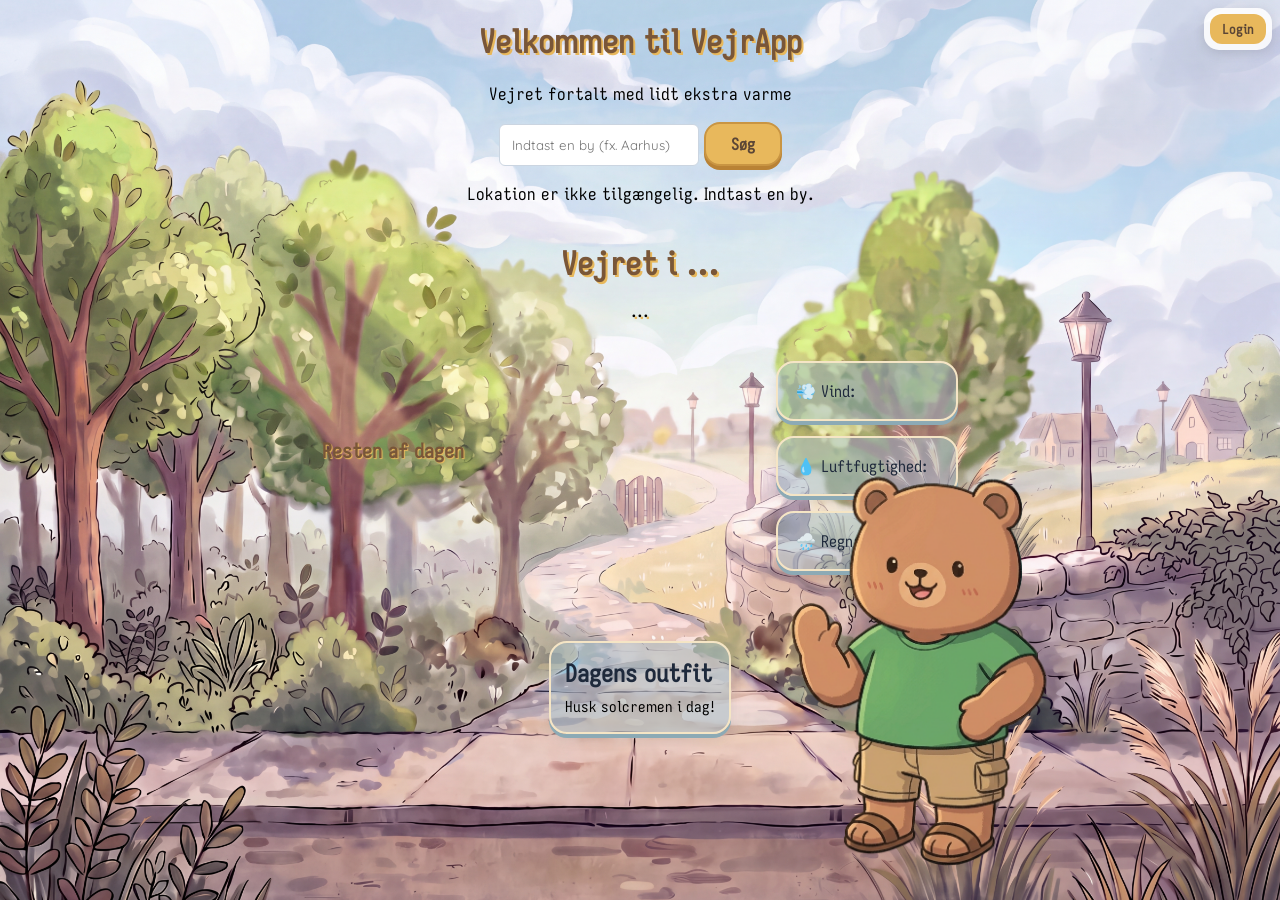
<file: frontend/index.html>
<!DOCTYPE html>
<html lang="da">

<head>
    <meta charset="UTF-8">
    <meta name="viewport" content="width=device-width, initial-scale=1.0">
    <title>VejrApp</title>
    <link rel="stylesheet" href="css/style.css">
    <link href="https://fonts.googleapis.com/css2?family=Quicksand:wght@400;500;600&display=swap" rel="stylesheet">
</head>

<body>

    <!-- Login og brugerinformation -->
    <div class="user-menu">
        <a id="login-link" href="login.html">Login</a>
        <span id="login-status" hidden></span>
        <button id="logout-button" type="button" hidden>Log ud</button>
    </div>

    <!-- Header -->
    <header class="main-header">
        <h1>Velkommen til <span id="welcome-username">VejrApp</span></h1>
        <p>Vejret fortalt med lidt ekstra varme</p>

        <!-- Søgeformular -->
        <form id="search-form">
            <input id="city-input" placeholder="Indtast en by (fx. Aarhus)" />
            <button type="submit">Søg</button>
        </form>

        <p id="status"></p>
    </header>

    <!-- Bynavn -->
    <h1>Vejret i  <span id="city">...</span><br><p><span id="day-range">...</span></p></h1>

    <!-- Vejrdata -->
    <section id="weather" class="weather-card" hidden>

        <div class="weather-icon">
            <p id="temp"></p>
            <p id="icon"></p>
            <p id="description"></p>
        </div>

        <ul class="weather-details">
            <li>💨 Vind: <span id="wind"></span></li>
            <li>💧 Luftfugtighed: <span id="humidity"></span></li>
            <li>🌧️ Regnrisiko: <span id="rain-risk"></span></li>
        </ul>

        <!-- Forecast -->
        <section class="forecast">
            <h2>Resten af dagen</h2>
            <ul id="forecast-list" class="forecast-list"></ul>
        </section>

        <!-- Tøjanbefaling -->
        <section id="clothing-advice" class="clothing-card">
            <h2>Dagens outfit</h2>

            <div class="bear-image">
                <img
                    src="images/bamse_shorts-tshirt.png"
                    alt="Bamse med shorts og t-shirt"
                    id="bear-image">
            </div>

            <div class="advice-text">
                <p id="clothing-text">Husk solcremen i dag!</p>
            </div>
        </section>

    </section>

    <!-- Logout popup -->
    <div id="logout-modal" class="logout-modal" hidden>
        <div class="logout-card">

            <img
                src="images/bamse_regn.png"
                alt="VejrApp bamse"
                class="logout-bear">

            <h2>Vil du logge ud?</h2>

            <p>Er du sikker på, at du vil logge ud af VejrApp?</p>

            <div class="logout-actions">
                <button id="cancel-logout" type="button">Bliv her</button>
                <button id="confirm-logout" type="button">Ja, log ud</button>
            </div>

        </div>
    </div>

    <script type="module" src="js/weather.js"></script>

</body>
</html>
</file>
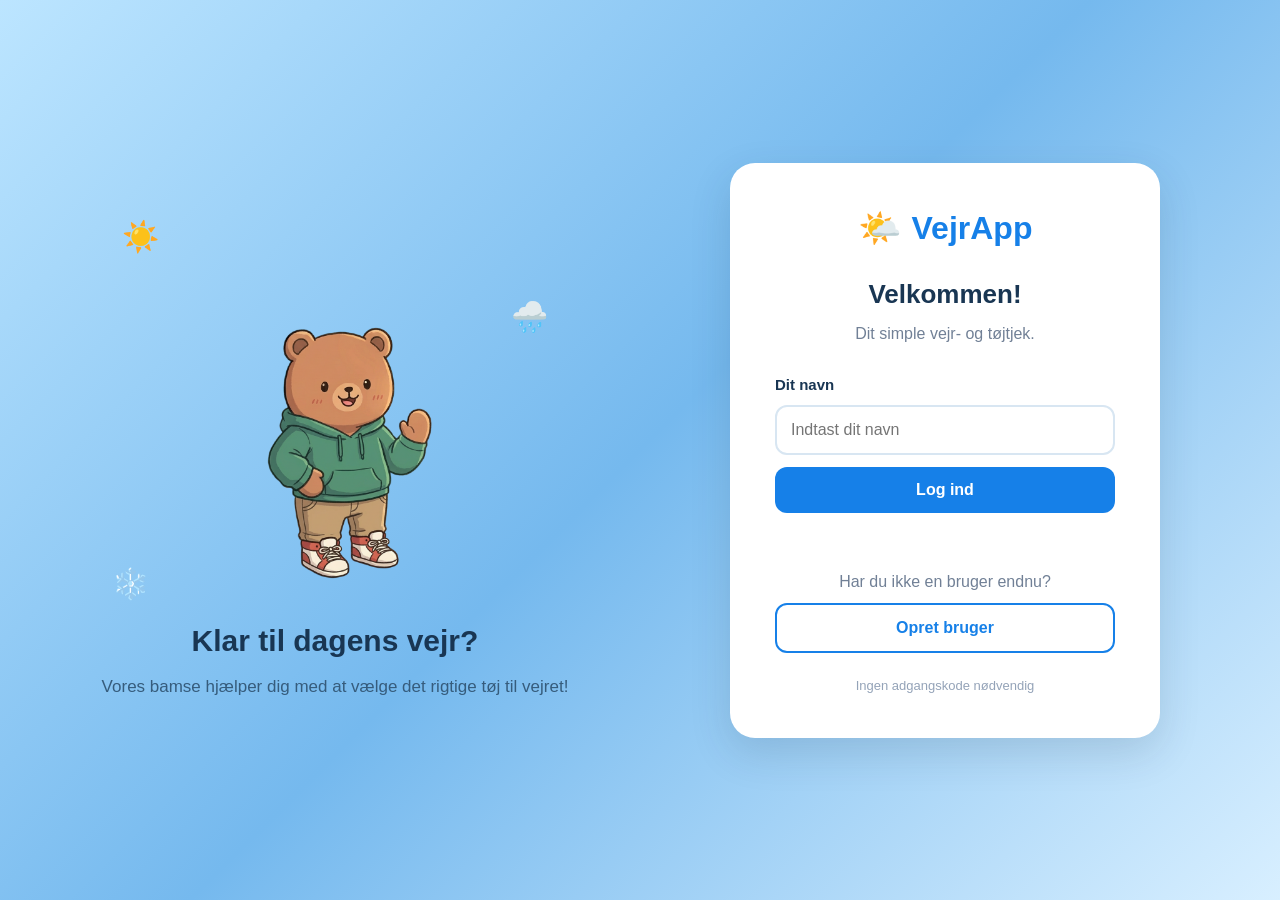
<file: frontend/login.html>
<!DOCTYPE html>
<html lang="da">
<head>
    <meta charset="UTF-8">
    <meta name="viewport" content="width=device-width, initial-scale=1.0">
    <title>VejrApp - Log ind</title>
    <link rel="stylesheet" href="./css/login.css">
</head>
<body>

    <main class="login-container">

        <section class="bear-section">
            <div class="weather-icon sun">☀️</div>
            <div class="weather-icon rain">🌧️</div>
            <div class="weather-icon snow">❄️</div>

            <img src="images/bamse_hoodie_jeans.png"
                 alt="VejrApp bamse"
                 class="bear-image">

            <div class="bear-text">
                <h2>Klar til dagens vejr?</h2>
                <p>Vores bamse hjælper dig med at vælge det rigtige tøj til vejret!</p>
            </div>
        </section>

        <section class="form-section">
            <div class="login-card">

                <div class="logo">
                    <span>🌤️</span>
                    <h1>VejrApp</h1>
                </div>

                <h2 id="formTitle">Velkommen!</h2>

                <p class="subtitle" id="formSubtitle">
                    Dit simple vejr- og tøjtjek.
                </p>

                <form id="loginForm">
                    <label for="name">Dit navn</label>

                    <input
                        type="text"
                        id="name"
                        name="name"
                        placeholder="Indtast dit navn"
                        autocomplete="name"
                        required
                    >

                    <button type="submit" id="submitButton">
                        Log ind
                    </button>
                </form>

                <p id="formMessage" class="form-message"></p>

                <div class="register-section">
                    <p id="switchText">
                        Har du ikke en bruger endnu?
                    </p>

                    <button type="button" id="switchButton">
                        Opret bruger
                    </button>
                </div>

                <p class="login-info">
                    Ingen adgangskode nødvendig
                </p>

            </div>
        </section>

    </main>

    <script src="js/login.js"></script>
</body>
</html>
</file>
<file: frontend/css/style.css>
* {
    box-sizing: border-box;
}

@font-face {
    font-family: "Iosevka Charon";
    src: url("../fonts/iosevka-charon/static/iosevka-charon-latin-400-normal.woff2") format("woff2");
    font-weight: 400;
    font-style: normal;
}

body {
    font-family: "Iosevka Charon", Arial, sans-serif;
    background-color: #f1f5f9;
    background-image: url("../images/baggrund_dagsolskin.png");
    background-size: cover;
    background-position: center;
    background-repeat: no-repeat;
    min-height: 100vh;
    margin: 0;
    color: #1e293b;

    display: flex;
    flex-direction: column;
    justify-content: flex-start;
    align-items: center;
    text-align: center;
}

/* =====================================
   OVERSKRIFTER OG TEKST
===================================== */

h1 {
    color: #795638;
    font-family: "Iosevka Charon", sans-serif;
    font-weight: 700;
    text-shadow: 2px 2px 0px #E8B85C;
}

p {
    color: #000000;
    font-family: "Iosevka Charon", sans-serif;
    font-size: 17px;
    font-weight: 500;
}

/* =====================================
   INPUT OG KNAPPER
===================================== */

input {
    padding: 12px;
    width: 200px;
    border: 1px solid #cbd5e1;
    border-radius: 6px;
    font-family: "Quicksand", sans-serif;
}

button {
    padding: 10px 25px;
    background-color: #E8B85C;
    color: #5B4636;
    border: 2px solid #C99543;
    border-radius: 16px;
    cursor: pointer;

    font-family: "Iosevka Charon", sans-serif;
    font-weight: 700;
    font-size: 16px;

    box-shadow: 0 4px 0 #B98235;
    transition: all 0.2s ease;
}

button:hover {
    transform: translateY(-3px);
    box-shadow: 0 7px 0 #B98235;
    background-color: #F2C978;
}

button:active {
    transform: translateY(2px);
    box-shadow: 0 2px 0 #B98235;
}

/* =====================================
   LOGIN OG LOGOUT MENU
===================================== */

.user-menu {
    position: fixed;
    top: 20px;
    right: 25px;
    z-index: 1000;

    display: flex;
    align-items: center;
    justify-content: center;
    gap: 12px;

    padding: 10px 15px;
    margin: 0;
    border-radius: 15px;

    background: rgba(255, 255, 255, 0.85);
    box-shadow: 0 3px 12px rgba(0, 0, 0, 0.12);
}

#login-link {
    color: #5B4636;
    background: #E8B85C;
    padding: 10px 20px;
    border-radius: 12px;
    font-weight: bold;
    text-decoration: none;
    transition: background 0.2s ease;
}

#login-link:hover {
    background: #F2C978;
}

#login-status {
    color: #5B4636;
    font-weight: bold;
    margin: 0;
    white-space: nowrap;
}

#logout-button {
    margin: 0;
    white-space: nowrap;
}

/* =====================================
   LOGOUT POPUP
===================================== */

.logout-modal {
    position: fixed;
    inset: 0;
    z-index: 2000;

    display: flex;
    align-items: center;
    justify-content: center;

    padding: 20px;
    background: rgba(25, 40, 55, 0.6);
}

.logout-modal[hidden] {
    display: none;
}

.logout-card {
    width: 100%;
    max-width: 420px;
    padding: 30px;

    border-radius: 24px;
    background: white;

    text-align: center;
    box-shadow: 0 15px 40px rgba(0, 0, 0, 0.2);
}

.logout-bear {
    width: 160px;
    max-height: 180px;
    object-fit: contain;
    margin-bottom: 15px;
}

.logout-card h2 {
    color: #795638;
    margin-bottom: 10px;
}

.logout-card p {
    color: #64748b;
    margin-bottom: 22px;
}

.logout-actions {
    display: flex;
    justify-content: center;
    gap: 12px;
    flex-wrap: wrap;
}

#cancel-logout {
    background: white;
    color: #1680e8;
    border: 2px solid #1680e8;
}

#confirm-logout {
    background: #E8B85C;
    color: #5B4636;
    border: 2px solid #C99543;
}

/* =====================================
   VEJRKORT
===================================== */

.weather-card {
    display: grid;
    grid-template-columns: 1fr 1fr 1fr;
    align-items: center;
    column-gap: 45px;
    row-gap: 25px;
    max-width: 1000px;
    margin: 0 auto;
}

.weather-icon {
    grid-column: 2;
    text-align: center;
    align-self: start;

    display: flex;
    flex-direction: column;
    align-items: center;
    gap: 12px;
}

.weather-details,
.forecast-list {
    list-style: none;
    padding: 0;
    margin: 0;
}

.weather-details li,
.forecast-list li {
    padding: 18px;
    margin-bottom: 15px;
    border-radius: 18px;

    background: rgba(161, 189, 201, 0.5);
    border: 2px solid #F5E5C5;

    box-shadow:
        0 4px 0 #8CAAB5,
        0 7px 12px rgba(65, 75, 75, 0.12);

    text-align: start;
}

.forecast {
    grid-column: 1;
    grid-row: 1;
    position: relative;
}



.forecast h2 {
    position: absolute;
    text-align: start;
    font-size: 20px;
    color: #795638;
    text-shadow: 1px 1px 1px #E8B85C;
    font-weight: 700;
    bottom: 100%;
    left: 0;
    width: 100%;
    margin: 0;
    padding-bottom: 10px;
}

/* Temperatur */

#temp {
    font-size: 140px;
    font-weight: 500;
    font-family: "Quicksand", sans-serif;
    letter-spacing: -14px;
    line-height: 1;
    margin: 0;
    width: 100%;
    color: #665348;
    text-shadow: 3px 4px 0px rgba(102, 83, 72, 0.12);
}

#icon,
#description {
    margin: 0;
    font-size: 30px;
}

#description {
    text-shadow: 1px 1px 0px #be7d2dc5;
}

/* =====================================
   TØJANBEFALING
===================================== */

.clothing-card {
    grid-column: 3;
    width: 100%;
    padding: 15px 14px;
    box-sizing: border-box;

    border-radius: 18px;

    background: rgba(161, 189, 201, 0.5);
    border: 2px solid #F5E5C5;

    box-shadow:
        0 4px 0 #8CAAB5,
        0 7px 12px rgba(65, 75, 75, 0.12);

    text-align: start;
    transition: transform 0.25s ease;
}

.clothing-card .advice-text p {
    margin: 0;
    font-size: 15px;
    line-height: 1.4;
}

.clothing-card h2 {
    margin: 0 0 8px 0;
    font-size: 28px;
}

.clothing-card h3 {
    margin: 0 0 5px 0;
    font-size: 18px;
}

/* =====================================
   BAMSE
===================================== */

.bear-image {
    position: fixed;
    right: 3%;
    bottom: 0;
    width: 600px;
    max-height: 65vh;
    z-index: 10;
    transform: scaleX(-1);
}

#bear-image {
    width: 100%;
    height: auto;
    max-height: 65vh;
    object-fit: contain;
}

/* =====================================
   RESPONSIVITET
===================================== */

@media (max-width: 1540px) {
    #clothing-advice {
        grid-column: 2;
        grid-row: 2;
        margin-top: 30px;

        h2 {
            font-size: 24px;
        }
    }
}


/* Mobil */





@media (max-width: 813px) {

    .weather-card {
        display: grid;
grid-template-columns: minmax(0, 1fr) auto minmax(0, 1fr);        align-items: center;
        gap: 5px;
        width: 100%;
        padding: 0 8px;
    }

    /* Temperatur i midten */
    .weather-icon {
        grid-column: 2;
        text-align: center;
        align-self: center;
    }
.weather-details,
.forecast {
    width: 100%;
    min-width: 0;

    h2{
        font-size: 18px;
        text-align: center;
    }
}
    .weather-details li,
.forecast-list li {
    padding: 5px 4px;
    width: 196px;
    margin-left: auto;
    margin-right: auto;
    margin-bottom: 5px;
    line-height: 1.2;
    gap: 30px;
}

    #temp {
        font-size: 110px;
        letter-spacing: -10px;
    }

    #icon,
    #description {
        font-size: 20px;
    }



/*Bamsens placering og størrelse*/

.bear-image {
    position: fixed;
    right: -120px;
    left: auto;
    bottom: 0;
    width: 600px;
    max-width: 95vw;
    max-height: 365vh;
    z-index: 10;
}

#bear-image {
    width: 100%;
    height: auto;
    object-fit: contain;
}}

/* Mobil mindre  */

@media (max-width: 680px) {
  

    .weather-details,
    .forecast {
        width: 125px;
    }

    .forecast h2 {
        font-size: 16px;
    }

    .weather-details li,
    .forecast-list li {
        padding: 7px 6px;
        font-size: 12px;
        margin-bottom: 7px;
    }

    .weather-details li span {
        font-size: 13px;
    }

    #temp {
        font-size: 80px;
        padding-right: 26px;
    }

    #clothing-advice {
        margin-top: 30px;

        h2 {
            font-size: 16px;
        }
    }
}




@media (max-width: 549px) {
     .weather-card {
         grid-template-columns: 140px minmax(0, 1fr) 150px;
    gap: 5px;
    }

    .weather-details,
    .forecast {
     width: 100%;
    min-width: 0;
    }

    .forecast h2 {
        font-size: 12px;
        padding: 4px 5px;
        white-space: nowrap;
    }

    .weather-details li,
    .forecast-list li {
        width: 100%;
    padding: 4px 1px;
    font-size: 9px;
        margin-bottom: 5px;
        border-radius: 8px;
    }

    .weather-details li span {
        font-size: 10px;
    }

    #temp {
        font-size: 65px;
        letter-spacing: -7px;
        padding-right: 15px;
    }

    #icon,
    #description {
        font-size: 16px;
    }
}
 

@media (max-width: 444px) {
    .weather-card {
        grid-template-columns: 1fr auto 1fr;
        gap: 5px;
    }

    .weather-details,
    .forecast {
        width: 100%;
        min-width: 0;
    }

    .forecast h2 {
        font-size: 10px;
        padding: 3px 4px;
    }

    .weather-details li,
    .forecast-list li {
        width: 100%;
        padding: 3px 2px;
        font-size: 8px;
        margin-bottom: 4px;
        border-radius: 6px;
    }

    .weather-details li span {
        font-size: 9px;
    }

    .weather-icon {
        gap: -12px;
    }

    #temp {
        font-size: 50px;
        letter-spacing: -5px;
        padding-right: 10px;
    }

    #icon,
    #description {
        font-size: 14px;
        padding: 0;
        margin-top: 0;

    }
}


    .user-menu {
        top: 8px;
        right: 8px;
        gap: 5px;
        padding: 6px;
    }

    #login-status {
        font-size: 12px;
    }

    #logout-button,
    #login-link {
        padding: 7px 12px;
        font-size: 13px;
    }
</file>
<file: frontend/css/login.css>
/* GENERELT */
* {
    margin: 0;
    padding: 0;
    box-sizing: border-box;
}

body {
    font-family: Arial, sans-serif;
    min-height: 100vh;
    background: #a9dafa;
    color: #193653;
}

/* HOVEDLAYOUT */
.login-container {
    min-height: 100vh;
    display: grid;
    grid-template-columns: 1fr 1fr;
    align-items: center;
    justify-items: center;
    gap: 40px;
    padding: 50px;
    background: linear-gradient(
        135deg,
        #bce5ff,
        #75b9ee,
        #d8efff
    );
}

/* VENSTRE SIDE MED BAMSE */
.bear-section {
    position: relative;
    display: flex;
    flex-direction: column;
    align-items: center;
    justify-content: center;
    text-align: center;
    max-width: 500px;
}

.bear-image {
    width: 280px;
    max-width: 80%;
    height: auto;
    object-fit: contain;
    margin: 25px 0;
}

.bear-text h2 {
    font-size: 30px;
    margin-bottom: 15px;
    color: #193653;
}

.bear-text p {
    font-size: 17px;
    line-height: 1.6;
    color: #365c7c;
}

/* VEJRIKONER */
.weather-icon,
.weahter-icon {
    position: absolute;
    font-size: 30px;
}

.weather-icon.sun,
.weahter-icon.sun {
    top: 20px;
    left: 20px;
}

.weather-icon.rain {
    top: 100px;
    right: 20px;
}

.weather-icon.snow {
    bottom: 100px;
    left: 10px;
}

/* HØJRE SIDE */
.form-section {
    width: 100%;
    display: flex;
    justify-content: center;
    align-items: center;
}

.login-card {
    width: 100%;
    max-width: 430px;
    padding: 45px;
    background: #ffffff;
    border-radius: 25px;
    box-shadow: 0 15px 40px rgba(25, 54, 83, 0.15);
}

/* LOGO */
.logo {
    display: flex;
    align-items: center;
    justify-content: center;
    gap: 10px;
    margin-bottom: 30px;
}

.logo span {
    font-size: 35px;
}

.logo h1 {
    font-size: 32px;
    color: #1680e8;
}

/* TEKST */
.login-card h2 {
    font-size: 26px;
    margin-bottom: 12px;
    text-align: center;
}

.subtitle {
    text-align: center;
    color: #718096;
    margin-bottom: 30px;
    line-height: 1.5;
}

/* FORMULAR */
#loginForm {
    display: flex;
    flex-direction: column;
    gap: 12px;
}

#loginForm label {
    font-weight: bold;
    font-size: 15px;
}

#loginForm input {
    width: 100%;
    padding: 14px;
    border: 2px solid #d8e6f2;
    border-radius: 12px;
    font-size: 16px;
    outline: none;
    transition: border 0.2s;
}

#loginForm input:focus {
    border-color: #1680e8;
}

/* KNAPPER */
#submitButton,
#switchButton {
    padding: 14px 20px;
    border: none;
    border-radius: 12px;
    background: #1680e8;
    color: white;
    font-size: 16px;
    font-weight: bold;
    cursor: pointer;
    transition: background 0.2s;
}

#submitButton:hover,
#switchButton:hover {
    background: #0968c5;
}

#submitButton:disabled {
    opacity: 0.6;
    cursor: not-allowed;
}

/* BESKEDER */
.form-message {
    margin-top: 15px;
    text-align: center;
    color: #1680e8;
    font-weight: bold;
    min-height: 20px;
}

/* OPRET BRUGER */
.register-section {
    text-align: center;
    margin-top: 25px;
}

.register-section p {
    color: #718096;
    margin-bottom: 12px;
}

#switchButton {
    width: 100%;
    background: white;
    color: #1680e8;
    border: 2px solid #1680e8;
}

#switchButton:hover {
    background: #eaf4ff;
}

.login-info {
    text-align: center;
    margin-top: 25px;
    font-size: 13px;
    color: #94a3b8;
}

/* MOBIL OG TABLET */
@media (max-width: 800px) {
    .login-container {
        grid-template-columns: 1fr;
        padding: 30px 20px;
        gap: 30px;
    }

    .bear-image {
        width: 180px;
    }

    .bear-text h2 {
        font-size: 24px;
    }

    .bear-text p {
        font-size: 15px;
    }

    .login-card {
        padding: 30px;
    }
}
</file>
